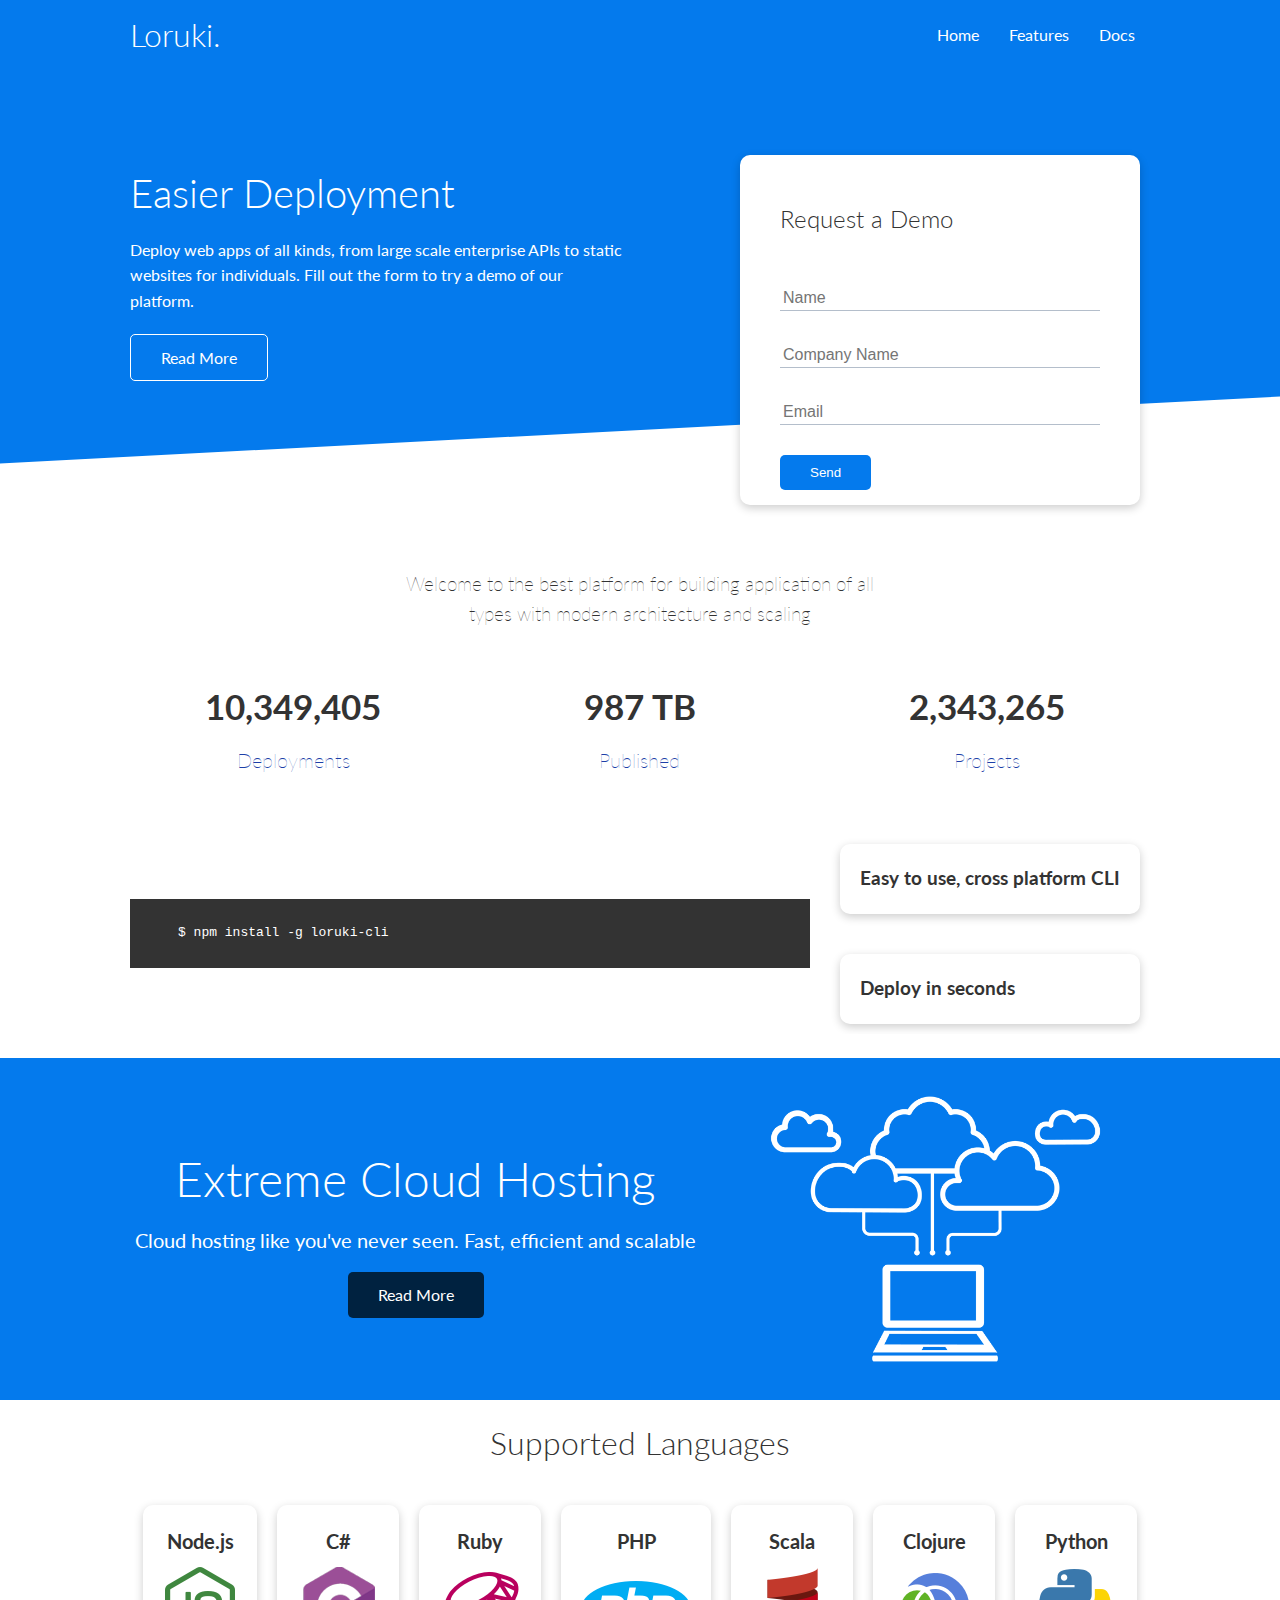
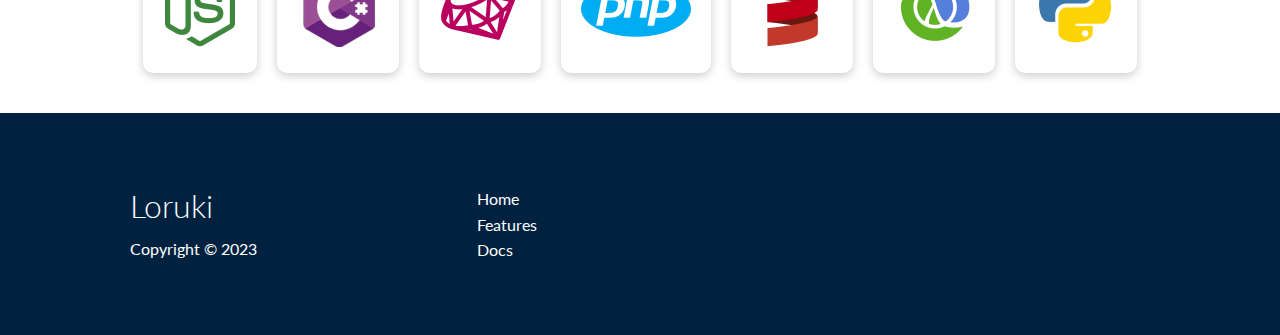
<file: index.html>
<!DOCTYPE html>
<html lang="en">
<head>
    <meta charset="UTF-8">
    <meta name="viewport" content="width=device-width, initial-scale=1.0">
    <link rel="stylesheet" href="css/utilities.css">
    <link rel="stylesheet" href="css/style.css">
    <link rel="stylesheet" href="https://cdnjs.cloudflare.com/ajax/libs/font-awesome/6.4.2/css/all.min.css" integrity="sha512-z3gLpd7yknf1YoNbCzqRKc4qyor8gaKU1qmn+CShxbuBusANI9QpRohGBreCFkKxLhei6S9CQXFEbbKuqLg0DA==" crossorigin="anonymous" referrerpolicy="no-referrer" />
    <title>Loruki | Cloud Hosting For Everyone</title>
</head>
<body>
    <!-- Navbar -->
    <div class="navbar">
        <div class="container flex">
            <h1 class="logo">Loruki.</h1>
            <nav>
                <ul>
                    <li><a href="index.html">Home</a></li>
                    <li><a href="features.html">Features</a></li>
                    <li><a href="docs.html">Docs</a></li>
                </ul>
            </nav>
        </div>
    </div>

    <!-- Showcase -->
    <section class="showcase">
        <div class="container grid">
            <div class="showcase-text">
                <h1>Easier Deployment</h1>
                <p>Deploy web apps of all kinds, from large scale 
                    enterprise APIs to static websites for individuals.
                    Fill out the form to try a demo of our platform.
                </p>
                <a href="features.html" class="btn btn-outline">Read More</a>
            </div>
            <div class="showcase-form card">
                <h2>Request a Demo</h2>
                <form name="contact" method="POST" netlify-honeypot="bot-field" data-netlify="true">
                    <input type="hidden" name="form-name" value="contact"> 
                    <p class="hidden">
                        <label>Don't fill this out if you're human: <input name="bot-field"></label>
                    </p>
                    <div class="form-control">
                        <input type="text" name="name" placeholder="Name" required>
                    </div>
                    <div class="form-control">
                        <input type="text" name="company" placeholder="Company Name" required>
                    </div>
                    <div class="form-control">
                        <input type="email" name="email" placeholder="Email" required>
                    </div>
                    <input type="submit" value="Send" class="btn btn-primary">
                </form>
            </div>
        </div>
    </section>

    <!-- Stats -->

    <section class="stats">
        <div class="container">
            <h3 class="stats-heading text-center my-1">
                Welcome to the best platform for building application of all types with modern architecture and scaling
            </h3>
            <div class="grid grid-3 text-center my-4">
                <div>
                    <i class="fas fa-server fa-3x"></i>
                    <h3>10,349,405</h3>
                    <p class="text-secondary">Deployments</p>
                </div>
                <div>
                    <i class="fas fa-upload fa-3x"></i>
                    <h3>987 TB</h3>
                    <p class="text-secondary">Published</p>
                </div>
                <div>
                    <i class="fas fa-project-diagram fa-3x"></i>
                    <h3>2,343,265</h3>
                    <p class="text-secondary">Projects</p>
                </div>
            </div>
        </div>
    </section>

    <!-- CLI -->
    <section class="cli">
        <div class="container grid">

            <pre class="p-2"><code class="p-2">$ npm install -g loruki-cli</code></pre>
            <div class="card one">
                <h3>Easy to use, cross platform CLI</h3>
            </div>
            <div class="card two">
                <h3>Deploy in seconds</h3>
            </div>
        </div>
    </section>

    <!-- Cloud -->
    <section class="cloud bg-primary my-2 py-2">
        <div class="container grid">
            <div class="text-center">
                <h2 class="lg">Extreme Cloud Hosting</h2>
                <p class="lead my-1">Cloud hosting like you've never seen. Fast, efficient and scalable</p>
                <a href="features.html" class="btn btn-dark">Read More</a>
            </div>
            <img src="images/cloud.png" alt="">
        </div>
    </section>

    <!-- Languages -->
    <section class="languages">
        <h2 class="md text-center my-2">
            Supported Languages
        </h2>
        <div class="container flex">
            <div class="card">
                <h4>Node.js</h4>
                <img src="images/logos/node.png" alt="">
            </div>
            <div class="card">
                <h4>C#</h4>
                <img src="images/logos/csharp.png" alt="">
            </div>
            <div class="card">
                <h4>Ruby</h4>
                <img src="images/logos/ruby.png" alt="">
            </div>
            <div class="card">
                <h4>PHP</h4>
                <img src="images/logos/php.png" alt="">
            </div>
            <div class="card">
                <h4>Scala</h4>
                <img src="images/logos/scala.png" alt="">
            </div>
            <div class="card">
                <h4>Clojure</h4>
                <img src="images/logos/clojure.png" alt="">
            </div>
            <div class="card">
                <h4>Python</h4>
                <img src="images/logos/python.png" alt="">
            </div>
        </div>
    </section>

    <!-- Footer -->
    <footer class="footer bg-dark py-5">
        <div class="container grid grid-3">
            <div>
                <h1>Loruki</h1>
                <p>Copyright &copy; 2023</p>
            </div>
            <nav>
                <ul>
                    <li><a href="index.html">Home</a></li>
                    <li><a href="Features.html">Features</a></li>
                    <li><a href="docs.html">Docs</a></li>
                </ul>
            </nav>
            <div class="social">
                <a href="#"><i class="fab fa-github fa-2x"></i></a>
                <a href="#"><i class="fab fa-facebook fa-2x"></i></a>
                <a href="#"><i class="fab fa-instagram fa-2x"></i></a>
                <a href="#"><i class="fab fa-twitter fa-2x"></i></a>
            </div>
        </div>
    </footer>
</body>
</html>
</file>
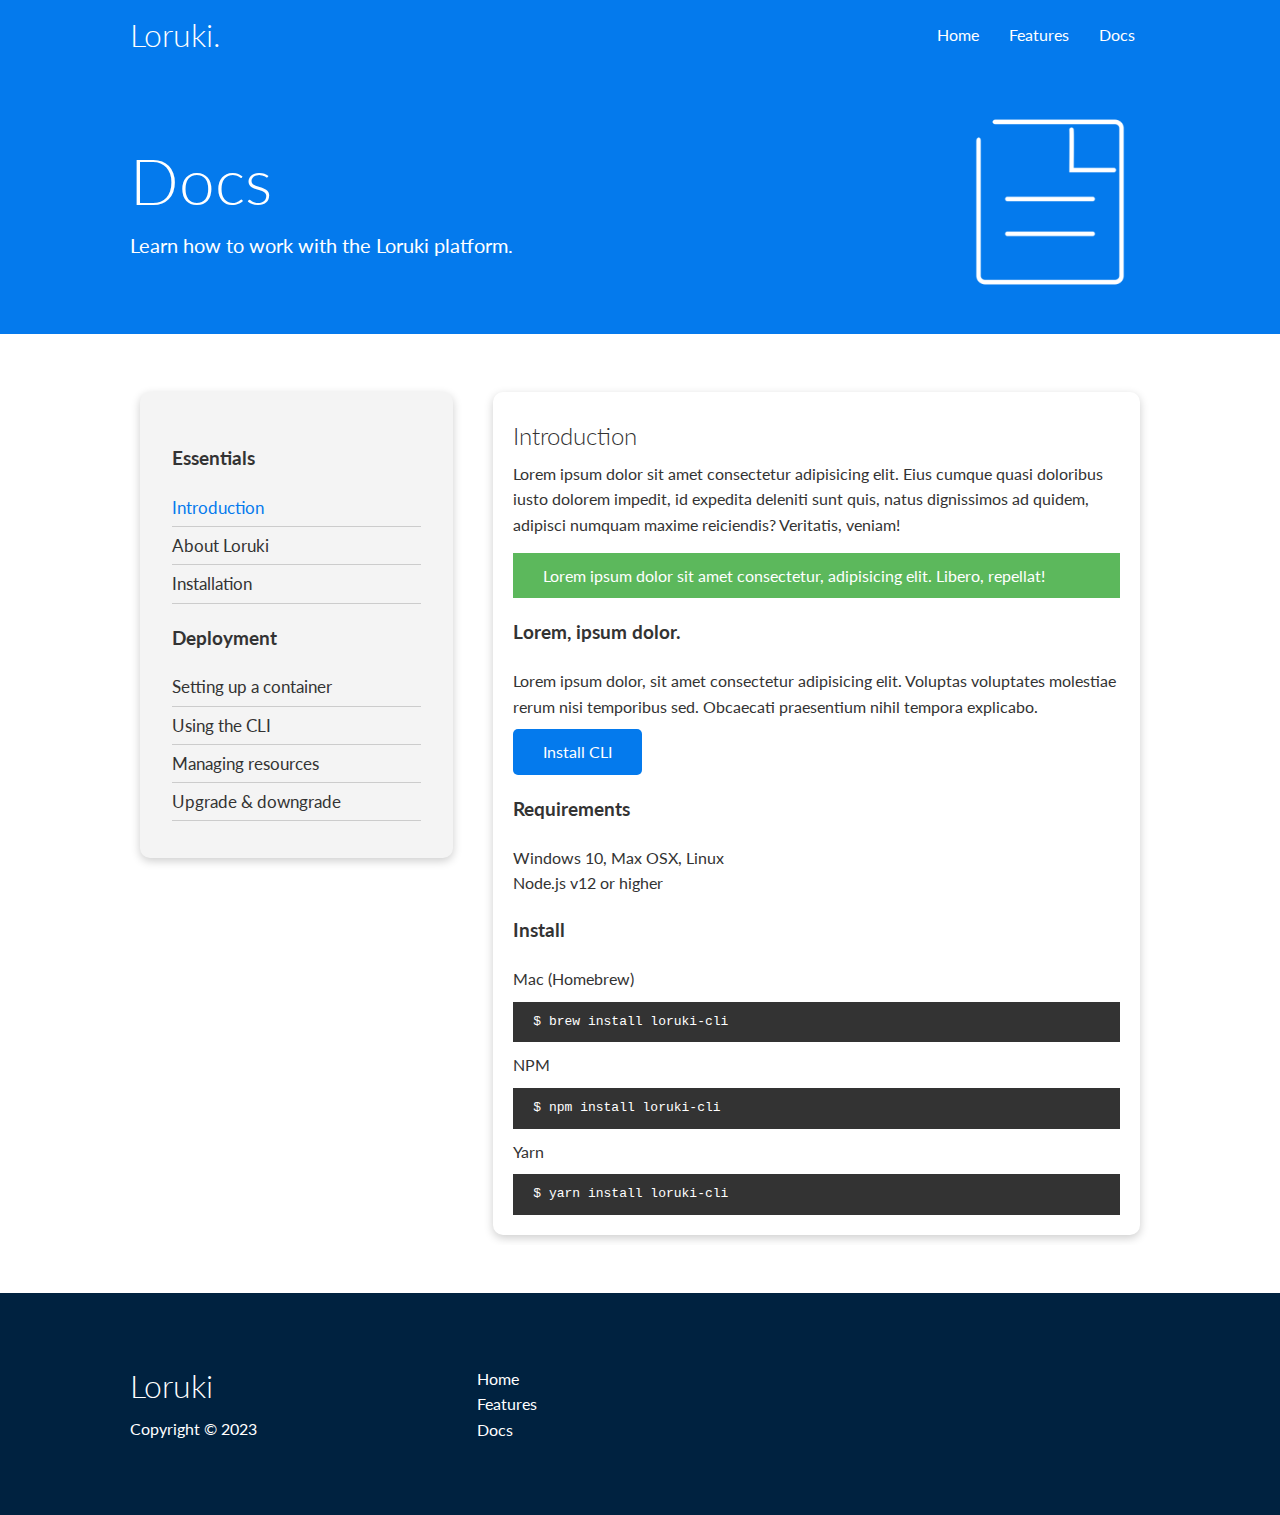
<file: docs.html>
<!DOCTYPE html>
<html lang="en">
<head>
    <meta charset="UTF-8">
    <meta name="viewport" content="width=device-width, initial-scale=1.0">
    <link rel="stylesheet" href="css/utilities.css">
    <link rel="stylesheet" href="css/style.css">
    <link rel="stylesheet" href="https://cdnjs.cloudflare.com/ajax/libs/font-awesome/6.4.2/css/all.min.css" integrity="sha512-z3gLpd7yknf1YoNbCzqRKc4qyor8gaKU1qmn+CShxbuBusANI9QpRohGBreCFkKxLhei6S9CQXFEbbKuqLg0DA==" crossorigin="anonymous" referrerpolicy="no-referrer" />
    <title>Loruki | Cloud Hosting For Everyone</title>
</head>
<body>
    <!-- Navbar -->
    <div class="navbar">
        <div class="container flex">
            <h1 class="logo">Loruki.</h1>
            <nav>
                <ul>
                    <li><a href="index.html">Home</a></li>
                    <li><a href="features.html">Features</a></li>
                    <li><a href="docs.html">Docs</a></li>
                </ul>
            </nav>
        </div>
    </div>
    <!-- Head -->
    <section class="docs-head bg-primary py-3">
        <div class="container grid">
            <div>
                <h1 class="xl">Docs</h1>
                <p class="lead">Learn how to work with the Loruki platform.</p>
            </div> 
            <img src="images/docs.png" alt="">
        </div>
    </section>

    <!-- Docs Main -->
    <section class="docs-main my-4">
        <div class="container grid">
            <div class="card bg-light p-3">
                <h3 class="my-2">Essentials</h3>
                <nav>
                    <ul>
                        <li><a href="#" class="text-primary">Introduction</a></li>
                        <li><a href="#">About Loruki</a></li>
                        <li><a href="#">Installation</a></li>
                    </ul>
                </nav>
                <h3 class="my-2">Deployment</h3>
                <nav>
                    <ul>
                        <li><a href="#">Setting up a container</a></li>
                        <li><a href="#">Using the CLI</a></li>
                        <li><a href="#">Managing resources</a></li>
                        <li><a href="#">Upgrade & downgrade</a></li>

                    </ul>
                </nav>
            </div>
            <div class="card">
                <h2>Introduction</h2>
                <p>Lorem ipsum dolor sit amet consectetur adipisicing elit. Eius cumque quasi doloribus iusto dolorem impedit, id expedita deleniti sunt quis, natus dignissimos ad quidem, adipisci numquam maxime reiciendis? Veritatis, veniam!</p>
                
                <div class="alert alert-success">
                    <i class="fas fa-info"></i> Lorem ipsum dolor sit amet consectetur, adipisicing elit. Libero, repellat!
                </div>

                <h3>Lorem, ipsum dolor.</h3>
                <p>Lorem ipsum dolor, sit amet consectetur adipisicing elit. Voluptas voluptates molestiae rerum nisi temporibus sed. Obcaecati praesentium nihil tempora explicabo.</p>
                <a href="#" class="btn btn-primary">Install CLI</a>
            
                <h3>Requirements</h3>
                <ul>
                    <li>Windows 10, Max OSX, Linux</li>
                    <li>Node.js v12 or higher</li>
                </ul>

                <h3>Install</h3>
                <p>Mac (Homebrew)</p>
                <pre><code>$ brew install loruki-cli</code></pre>
                <p>NPM</p>
                <pre><code>$ npm install loruki-cli</code></pre>
                
                <p>Yarn<p>
                <pre><code>$ yarn install loruki-cli</code></pre>
            </div>
        </div>
    </section>

    <!-- Footer -->
    <footer class="footer bg-dark py-5">
        <div class="container grid grid-3">
            <div>
                <h1>Loruki</h1>
                <p>Copyright &copy; 2023</p>
            </div>
            <nav>
                <ul>
                    <li><a href="index.html">Home</a></li>
                    <li><a href="Features.html">Features</a></li>
                    <li><a href="docs.html">Docs</a></li>
                </ul>
            </nav>
            <div class="social">
                <a href="#"><i class="fab fa-github fa-2x"></i></a>
                <a href="#"><i class="fab fa-facebook fa-2x"></i></a>
                <a href="#"><i class="fab fa-instagram fa-2x"></i></a>
                <a href="#"><i class="fab fa-twitter fa-2x"></i></a>
            </div>
        </div>
    </footer>
</body>
</html>
</file>
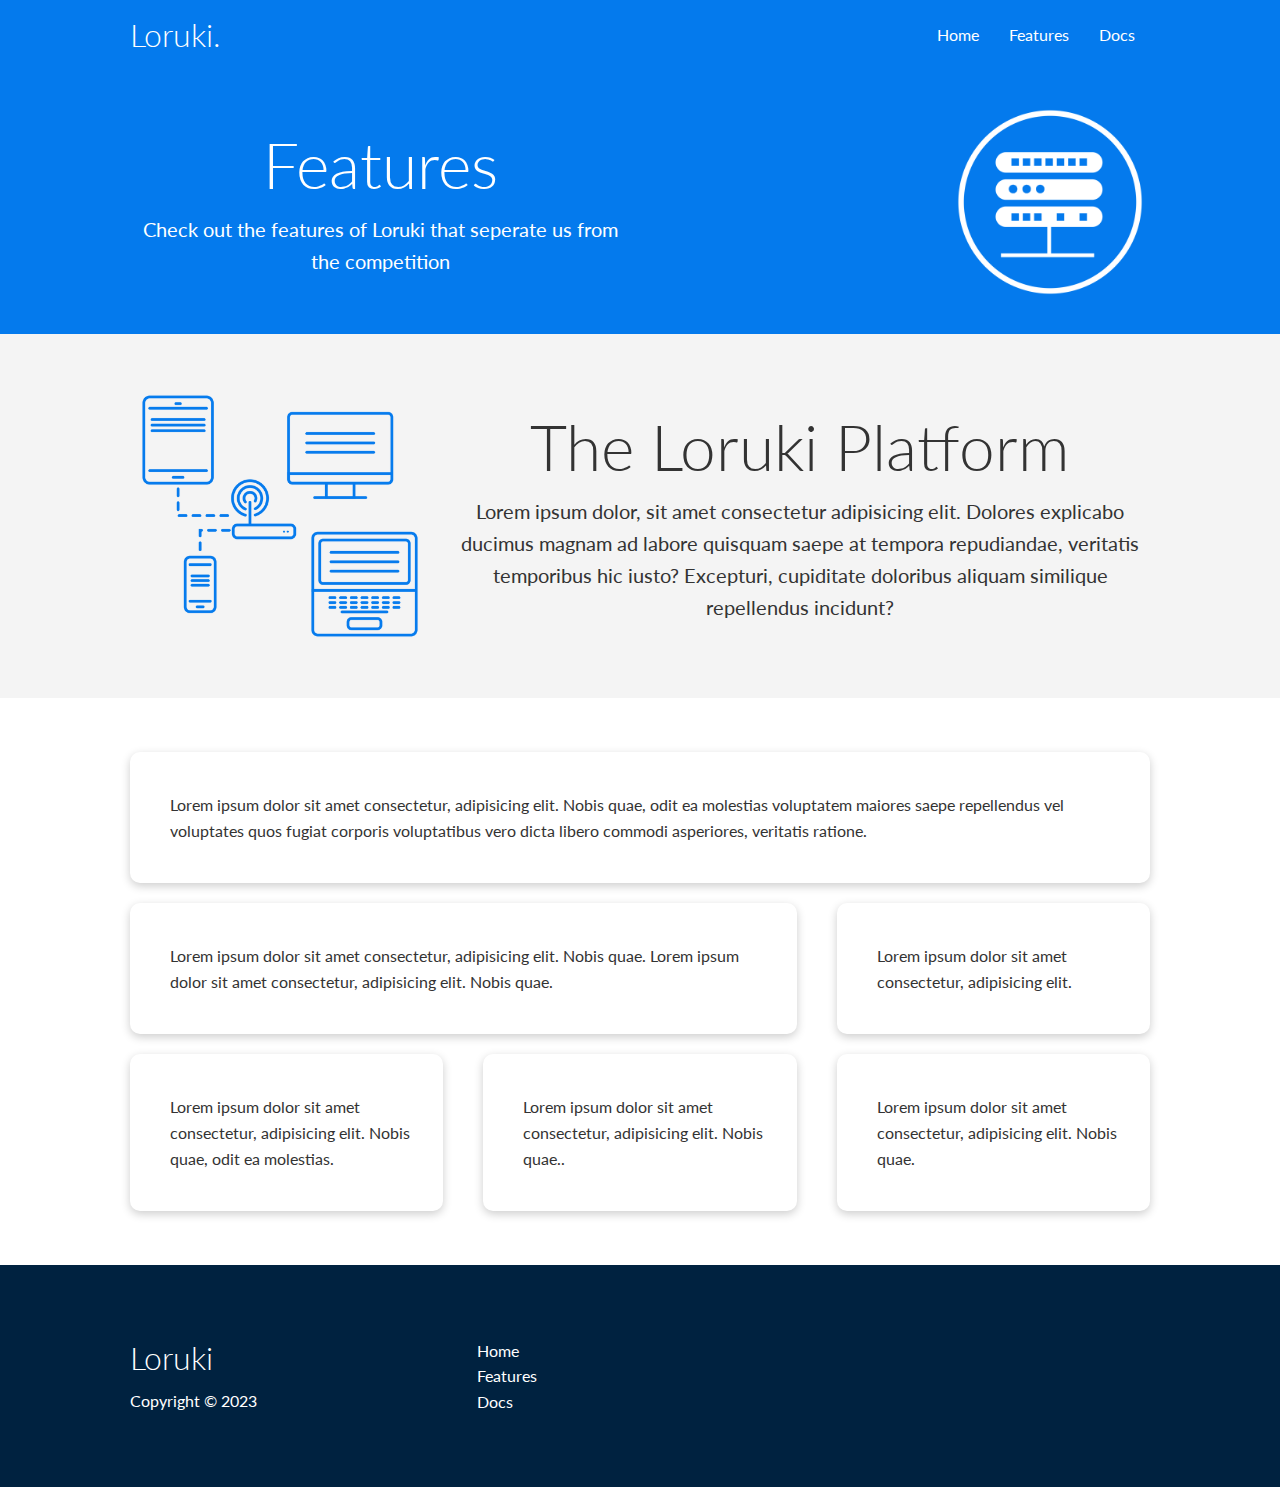
<file: features.html>
<!DOCTYPE html>
<html lang="en">
<head>
    <meta charset="UTF-8">
    <meta name="viewport" content="width=device-width, initial-scale=1.0">
    <link rel="stylesheet" href="css/utilities.css">
    <link rel="stylesheet" href="css/style.css">
    <link rel="stylesheet" href="https://cdnjs.cloudflare.com/ajax/libs/font-awesome/6.4.2/css/all.min.css" integrity="sha512-z3gLpd7yknf1YoNbCzqRKc4qyor8gaKU1qmn+CShxbuBusANI9QpRohGBreCFkKxLhei6S9CQXFEbbKuqLg0DA==" crossorigin="anonymous" referrerpolicy="no-referrer" />
    <title>Loruki | Cloud Hosting For Everyone</title>
</head>
<body>
    <!-- Navbar -->
    <div class="navbar">
        <div class="container flex">
            <h1 class="logo">Loruki.</h1>
            <nav>
                <ul>
                    <li><a href="index.html">Home</a></li>
                    <li><a href="features.html">Features</a></li>
                    <li><a href="docs.html">Docs</a></li>
                </ul>
            </nav>
        </div>
    </div>
    <!-- Head -->
    <section class="features-head bg-primary py-3">
        <div class="container grid">
            <div>
                <h1 class="xl">Features</h1>
                <p class="lead">Check out the features of Loruki that seperate us from the competition</p>
            </div> 
            <img src="images/server.png" alt="">
        </div>
    </section>
    <!-- Sub head -->
    <section class="features-sub-head bg-light py-3">
        <div class="container grid">
                <img src="images/server2.png" alt="">
                <div>
                    <h1 class="xl">The Loruki Platform</h1>
                    <p class="lead">Lorem ipsum dolor, sit amet consectetur adipisicing elit. Dolores explicabo ducimus magnam ad labore quisquam saepe at tempora repudiandae, veritatis temporibus hic iusto? Excepturi, cupiditate doloribus aliquam similique repellendus incidunt?<p>
            </div>
        </div>
    </section>
    <!-- Features Main -->
    <section class="features-main my-2">
        <div class="container grid grid-3">
            <div class="card flex">
                <i class="fas fa-server fa-3x"></i>
                <p>Lorem ipsum dolor sit amet consectetur, adipisicing elit. Nobis quae, odit ea molestias voluptatem maiores saepe repellendus vel voluptates quos fugiat corporis voluptatibus vero dicta libero commodi asperiores, veritatis ratione.</p>
            </div>
            <div class="card flex">
                <i class="fas fa-upload fa-3x"></i>
                <p>Lorem ipsum dolor sit amet consectetur, adipisicing elit. Nobis quae. Lorem ipsum dolor sit amet consectetur, adipisicing elit. Nobis quae.</p>
            </div>
            <div class="card flex">
                <i class="fas fa-power-off fa-3x"></i>
                <p>Lorem ipsum dolor sit amet consectetur, adipisicing elit.</p>
            </div> 
            <div class="card flex">
                <i class="fas fa-database fa-3x"></i>
                <p>Lorem ipsum dolor sit amet consectetur, adipisicing elit. Nobis quae, odit ea molestias.</p>
            </div>
            <div class="card flex">
                <i class="fas fa-laptop-code fa-3x"></i>
                <p>Lorem ipsum dolor sit amet consectetur, adipisicing elit. Nobis quae..</p>
            </div>
            <div class="card flex">
                <i class="fas fa-upload fa-3x"></i>
                <p>Lorem ipsum dolor sit amet consectetur, adipisicing elit. Nobis quae.</p>
            </div>
        </div>
    </section>

    <!-- Footer -->
    <footer class="footer bg-dark py-5">
        <div class="container grid grid-3">
            <div>
                <h1>Loruki</h1>
                <p>Copyright &copy; 2023</p>
            </div>
            <nav>
                <ul>
                    <li><a href="index.html">Home</a></li>
                    <li><a href="Features.html">Features</a></li>
                    <li><a href="docs.html">Docs</a></li>
                </ul>
            </nav>
            <div class="social">
                <a href="#"><i class="fab fa-github fa-2x"></i></a>
                <a href="#"><i class="fab fa-facebook fa-2x"></i></a>
                <a href="#"><i class="fab fa-instagram fa-2x"></i></a>
                <a href="#"><i class="fab fa-twitter fa-2x"></i></a>
            </div>
        </div>
    </footer>
</body>
</html>
</file>
<file: css/utilities.css>
.container {
    max-width:1100px;
    margin:0 auto;
    overflow:auto;
    padding:0 40px;
}

.card {
    background-color: #fff;
    border-radius:10px;
    box-shadow:0 3px 10px rgba(0,0,0,0.2);
    padding:20px;
    margin:10px;
    color:#333;
}

.btn {
    display:inline-block;
    padding:10px 30px;
    cursor:pointer;
    background:var(--primary-color);
    color:#fff;
    border:none;
    border-radius:5px;
}


.btn-outline {
    background-color:transparent;
    border:1px #fff solid;
}

.btn:hover {
    transform:scale(.98);
}

.text-center {
    text-align: center;
}

.hidden {
    visibility:hidden;
    height: 0
}

/* Alert */

.alert {
    background-color:var(--light-color);
    padding:10px 20px;
    margin:15px 0;
}

.alert i {
    margin-right:10px;
}

.alert-success {
    background: var(--success-color);
    color:#fff;
}

.alert-error {
    background: var(--error-color); 
    color:#fff;
}

/* Text sizes */

.lead {
    font-size:20px;
}

.sm {
    font-size:1rem;
}

.md {
    font-size:2rem;
}

.lg {
    font-size:3rem;
}

.xl {
    font-size:4rem;
}


/* Backgrounds & colored buttons */

.bg-primary, .btn-primary {
    background-color:var(--primary-color);
    color:#fff;
}

.bg-secondary, .btn-secondary {
    background-color:var(--secondary-color);
    color:#fff;
}

.bg-dark, .btn-dark {
    background-color:var(--dark-color);
    color:#fff;
}

.bg-light, .btn-light {
    background-color:var(--light-color);
    color:#333;
}

.bg-primary a,
.btn-primary a,
.bg-secondary a,
.btn-secondary a,
.bg-dark a,
.btn-dark a {
    color:#fff;
}

/* Text Colors */

.text-primary {
    color:var(--primary-color);
}

.text-secondary {
    color:var(--secondary-color);
}

.text-dark {
    color:var(--dark-color);
}

.text-light {
    color:var(--light-color); 
}

/* Grid and Flexbox */

.flex {
    display:flex;
    justify-content: center;
    align-items: center;
    height:100%;
}

.grid {
    display:grid;
    grid-template-columns: 1fr 1fr;
    gap:20px;
    justify-content: center;
    align-items: center;
    height:100%; 
}

.grid-3 {
    grid-template-columns: 1fr 1fr 1fr;
}

/* Margin */

.my-1 {
    margin:1rem 0;
}

.my-2 {
    margin:1.5rem 0;
}

.my-3 {
    margin:2rem 0;
}

.my-4 {
    margin:3rem 0;
}

.my-5 {
    margin:4rem 0;
}

.m-1 {
    margin:1rem;
}

.m-2 {
    margin:1.5rem;
}

.m-3 {
    margin:2rem;
}

.m-4 {
    margin:3rem;
}

.m-5 { 
    margin:4rem;
}

/* Padding */

.py-1 {
    padding:1rem 0;
}

.py-2 {
    padding:1.5rem 0;
}

.py-3 {
    padding:2rem 0;
}

.py-4 {
    padding:3rem 0;
}

.py-5 {
    padding:4rem 0;
}

.p-1 {
    padding:1rem;
}

.p-2 {
    padding:1.5rem;
}

.p-3 {
    padding:2rem;
}

.p-4 {
    padding:3rem;
}

.mp5 { 
    padding:4rem;
}
</file>
<file: css/style.css>
@import url('https://fonts.googleapis.com/css2?family=Lato:wght@300&family=Montserrat:wght@200;300&family=Poppins:wght@200;300;400;500;700;800&family=Raleway:wght@500;600;700;800&display=swap');

:root {
    --primary-color:#047aed;
    --secondary-color:#1c3fa8;
    --dark-color:#002240;
    --light-color:#f4f4f4;
    --success-color: #5cb85c;
    --error-color: #d9534f;

}

* {
    box-sizing:border-box;
    padding:0;
    margin:0;
}

body {
    font-family:'Lato', 'sans-serif';
    color:#333;
    line-height:1.6;
}

ul {
    list-style: none;
}

a {
    text-decoration: none;
    color:#333;
}

h1,h2 {
    font-weight:300;
    line-height:1.2;
    margin:10px 0;
}

p {
    margin:10px 0;
}

img {
    width:100%;
}

code, pre {
    background:#333;
    color:#fff;
    padding:10px;
}

/* Navbar */

.navbar {
    background-color:var(--primary-color);
    color:#fff;
    height:70px;
}

.navbar ul {
    display:flex;
}

.navbar a {
    color:#fff;
    padding:10px;
    margin: 0 5px;
}

.navbar a:hover {
    border-bottom:2px #fff solid;
}

.navbar .flex {
    justify-content: space-between;

}

/* Showcase */
.showcase {
    height:400px;
    background-color: var(--primary-color);
    color:#fff;
    position:relative;
}

.showcase h1 {
    font-size:40px;
}

.showcase p {
    margin:20px 0;
}

.showcase .grid {
    grid-template-columns: 1fr 1fr;
    gap:30px;
    overflow:visible;
}

.showcase-text {
    animation:slideInFromLeft 700ms ease-in;
}

.showcase-form {
    position:relative;
    top:60px;
    height:350px;
    width:400px;
    padding:40px;
    z-index:100;
    justify-self: flex-end;
    animation:slideInFromRight 700ms ease-in;
}

.showcase-form .form-control {
    margin:30px 0;
}

.showcase-form input[type='text'], 
.showcase-form input[type='email'] {
    border:0;
    border-bottom:1px solid #b4becb;
    width:100%;
    padding:3px;
    font-size:16px;
}

.showcase-form input:focus {
    outline:none;
}

 .showcase::after {
    content:'';
    position:absolute;
    height:100px;
    bottom:-60px;
    right:0;
    left:0;
    background:#fff;;
    transform:skewY(-3deg);
    -webkit-transform:skewY(-3deg);
    -moz-transform:skewY(-3deg);
    -ms-transform:skewY(-3deg);
}

/* Stats */

.stats {
    padding-top:100px;
    animation:slideInFromBottom 500ms ease-in;
}

.stats-heading {
    max-width:500px;
    margin:auto;
    font-weight:lighter;
}

.stats .grid h3 {
    font-size:35px;
    font-weight:bold;
} 

.stats .grid p {
    font-size:20px;
    font-weight:lighter;
}

/* CLI */

.cli .grid {
    grid-template-areas:
    "img img card1"
    "img img card2";
}

.cli .grid pre {
    grid-area:img;
}

.cli .one {
    grid-area:card1;
}

.cli .two {
    grid-area:card2;
}

/* Cloud */

.cloud .grid {
    grid-template-columns: 4fr 3fr;
}

/* Languages */

.languages .flex {
    flex-wrap:wrap;
}

.languages .card {
    text-align:center;
    margin:18px 10px 40px;
    transition:all 0.2s ease-in;
}

.languages .card h4 {
    font-size:20px;
    margin-bottom:10px;
}

.languages .card:hover {
    transform:translateY(-15px);
}

/* Features */

.features-head img,
.docs-head img {
    width:200px;
    justify-self:end;
}

.features-head .grid div {
    text-align:center;
}

/* Features Sub Head */

.features-sub-head img{
    width:300px;
    justify-self:start;
}

.features-sub-head .container div {
    text-align:center;
}

.features-sub-head .grid{
    grid-template-columns: 1fr auto;
}

.features-main .card > i {
    margin-right:20px;
}

.features-main .grid {
    padding:30px;
}

.features-main .grid > *:first-child {
    grid-column:1 / -1;
}

.features-main .grid > *:nth-child(2) {
    grid-column:1 / span 2;
}

/* Docs */

.docs-main h3 {
    margin:20px 0;
}

.docs-main .grid {
    grid-template-columns: 1fr 2fr;
    align-items:flex-start;
}

.docs-main nav li {
    font-size:17px;
    padding-bottom:5px;
    margin-bottom:5px;
    border-bottom:1px solid #ccc;
}

.docs-main a:hover {
    font-weight:bold;
}


/* Footer */

.footer .social a {
    margin:0 10px;
}

/* Animations */
@keyframes slideInFromLeft {
    0% {
        transform:translateX(-100%); 
    }

    100% {
        transform:translateX(0);
    }
}

@keyframes slideInFromRight {
    0% {
        transform:translateX(100%); 
    }

    100% {
        transform:translateX(0);
    }
}

@keyframes slideInFromTop {
    0% {
        transform:translateY(-100%); 
    }

    100% {
        transform:translateY(0);
    }
}

@keyframes slideInFromBottom {
    0% {
        transform:translateY(100%); 
    }

    100% {
        transform:translateY(0);
    }
}


/* Tablets and under */
@media(max-width:768px) {
    .grid,
    .showcase .grid,
    .stats .grid,
    .cloud .grid,
    .docs-main .grid,
    .docs-head .grid {
        grid-template-columns: 1fr;
        grid-template-rows: 1fr;
    }  

    .cli .grid {
        grid-template-areas: 
        "img img img"
        "card1 card1 card1"
        "card2 card2 card2" ;
    }

    .showcase { 
        height:auto;
    }

    .showcase-text {
        text-align:center;
        margin-top: 40px;
    }

    .showcase-text p {
        width:300px;
        margin:20px auto;
    }

    .showcase-form {
        justify-self: center;
        margin:auto;
    }

    /* body {
        display:none;
    } */
    .features-main .grid > * {
        grid-column:1 / -1 !important;
    }

    .features-head .grid img{
        justify-self: center;
    }

    .features-sub-head .grid {
        grid-template-columns: 1fr;
        grid-template-rows: 1fr 1fr;
    }

    .features-sub-head .container img {
        justify-self:center;
        width:250px;
    }

    .docs-head .grid h1, 
    .docs-head .grid p {
        text-align:center;
    }

    .docs-head img {
        justify-self:center;
    }
}

/* Mobile */
@media(max-width:500px) {
    .navbar {
        height:110px;
    }

    .navbar .flex {
        flex-direction:column; 
    }

    .showcase-text {
        animation:slideInFromTop 500ms ease-in;
    }

    .show case-form {
        animation:slideInFromBottom 500ms ease-in;
    }

    .navbar ul {
        padding:10px;
        background-color: rgba(0,0,0,0.1);
    }
}
</file>
